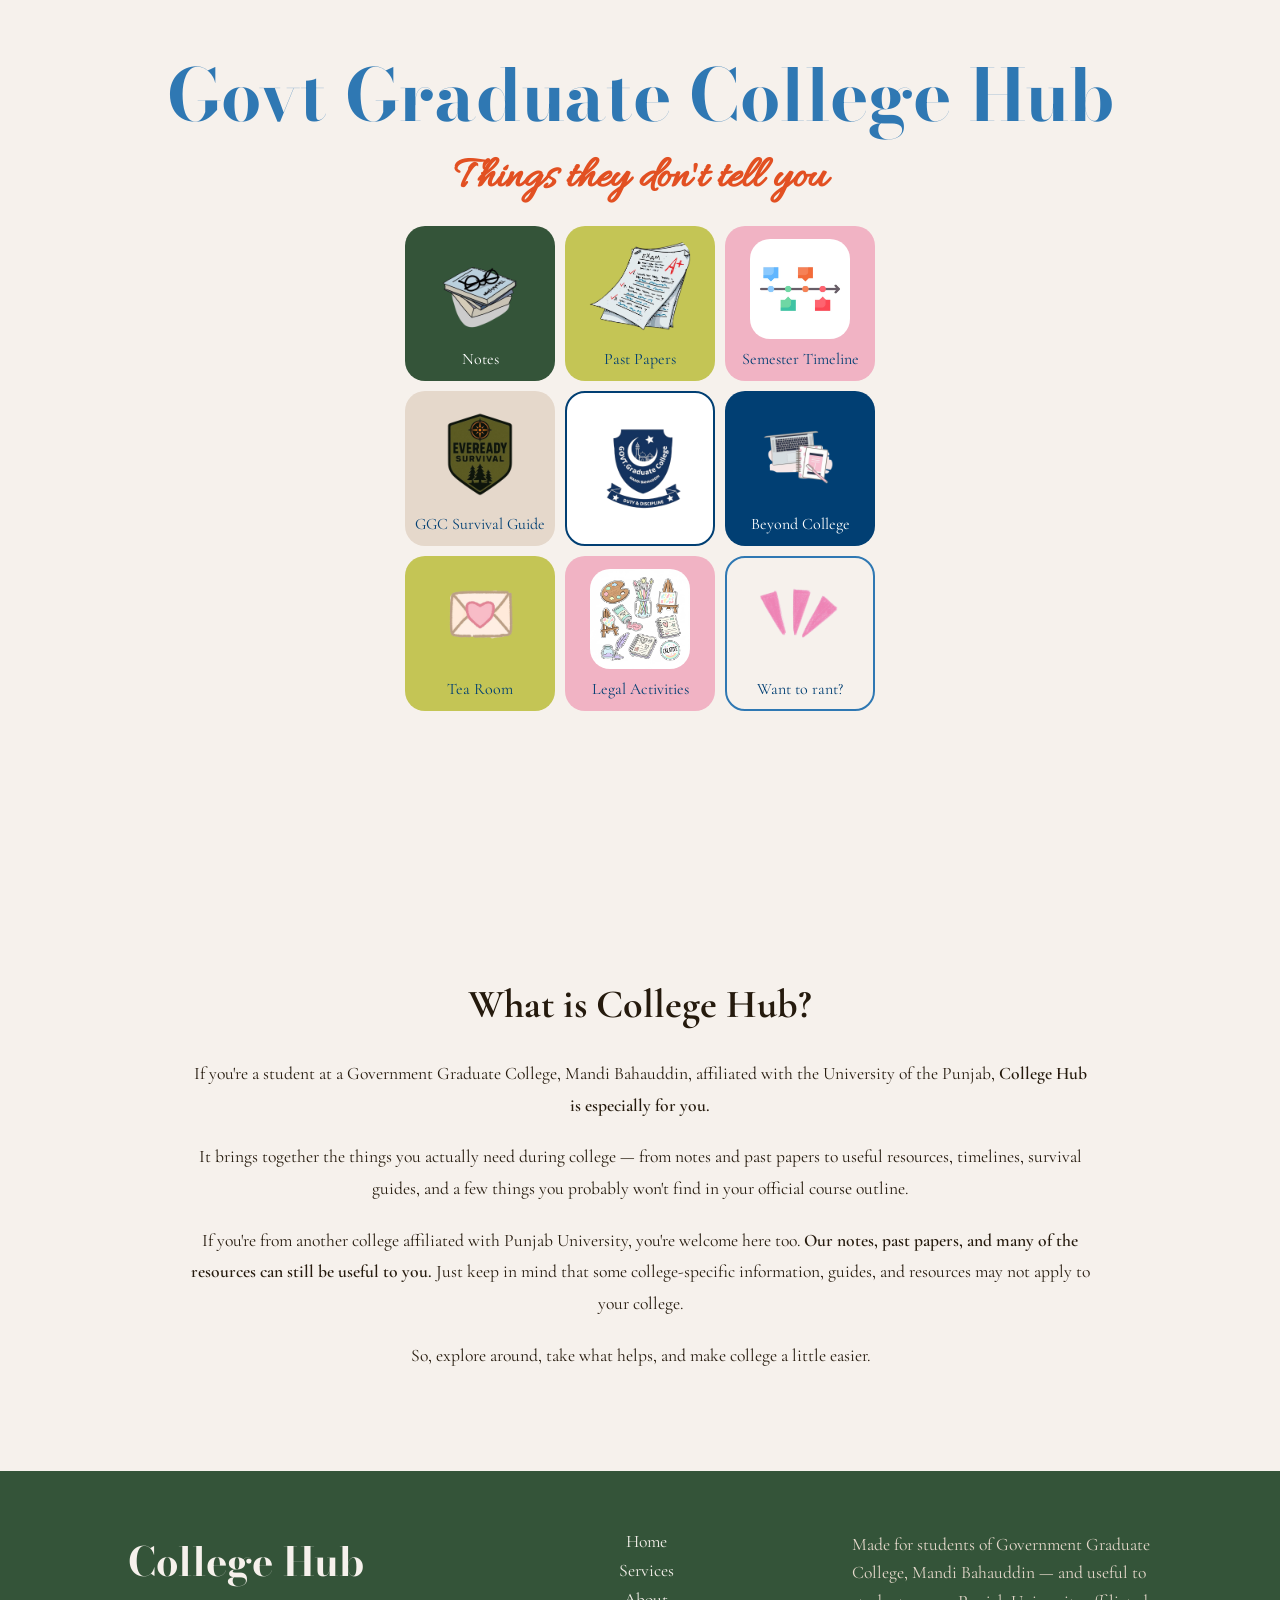
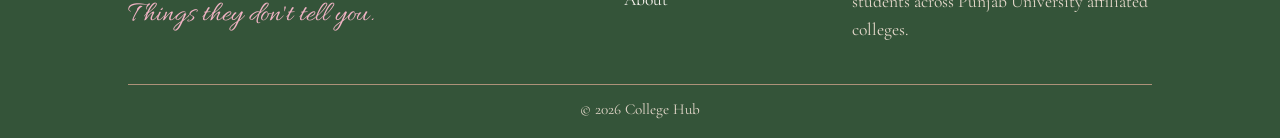
<file: index.html>
<!doctype html>
<html lang="en">

<head>
  <meta charset="UTF-8" />
  <meta name="viewport" content="width=device-width, initial-scale=1.0" />
  <title>Govt Graduate College Hub</title>
  <link rel="stylesheet" href="style.css" />

  <!-- Bodoni Moda Font -->
  <link rel="preconnect" href="https://fonts.googleapis.com">
  <link rel="preconnect" href="https://fonts.gstatic.com" crossorigin>
  <link
    href="https://fonts.googleapis.com/css2?family=Archivo+Black&family=Betania+Patmos&family=Bodoni+Moda:ital,opsz,wght@0,6..96,400..900;1,6..96,400..900&family=Caveat:wght@400..700&family=Dancing+Script:wght@400..700&family=Handlee&family=Playwrite+NZ+Guides&display=swap"
    rel="stylesheet">

  <!-- Allura Font -->
  <link rel="preconnect" href="https://fonts.googleapis.com">
  <link rel="preconnect" href="https://fonts.gstatic.com" crossorigin>
  <link
    href="https://fonts.googleapis.com/css2?family=Allura&family=Archivo+Black&family=Betania+Patmos&family=Bodoni+Moda:ital,opsz,wght@0,6..96,400..900;1,6..96,400..900&family=Caveat:wght@400..700&family=Dancing+Script:wght@400..700&family=Handlee&family=Playwrite+NZ+Guides&display=swap"
    rel="stylesheet">

  <!-- Cormorant Garamond Font -->
  <link rel="preconnect" href="https://fonts.googleapis.com">
  <link rel="preconnect" href="https://fonts.gstatic.com" crossorigin>
  <link
    href="https://fonts.googleapis.com/css2?family=Allura&family=Archivo+Black&family=Betania+Patmos&family=Bodoni+Moda:ital,opsz,wght@0,6..96,400..900;1,6..96,400..900&family=Caveat:wght@400..700&family=Cormorant+Garamond:ital,wght@0,300..700;1,300..700&family=Dancing+Script:wght@400..700&family=Handlee&family=Playwrite+NZ+Guides&display=swap"
    rel="stylesheet">
</head>
<body>
  <!-- Home Page -->

  <!-- Home section -->
  <section class="homeSection" id="home">
    <h1>Govt Graduate College Hub</h1>
    <h4>Things they don't tell you</h4>

    <div class="servicesDiv" id="services">
      <!-- Service 1 -->
      <div class="service" id="notesLink" data-page="notes.html">
        <img src="./imgs/notes.png" alt="">
        <p>Notes</p>
      </div>

      <!-- Service 2 -->
      <div class="service" id="pastPapersLink" data-page="pastPapers.html">
        <img src="./imgs/exam.png" alt="">
        <p>Past Papers</p>
      </div>
      <!-- Service 3 -->
      <div class="service" id="semesterTimelineLink" data-page="semesterTimeline.html">
        <img src="./imgs/Timeline Sticker PNG Images (Transparent HD Photo Clipart).jpg" alt="">
        <p>Semester Timeline</p>
      </div>
      <!-- Service 4 -->
      <div class="service" id="collegeSurvivalMapLink" data-page="clgSurvivalMap.html">
        <img src="./imgs/Wilderness_Foraging_Checklist_-_Printable_PDF_Survival_Guide-removebg-preview.png" alt="">
        <p>GGC Survival Guide</p>
      </div>
      <!-- Service 5 -->
      <div id="needToKnow" data-page="examSurvivalMap.html">
        <img src="./imgs/logo-2-removebg-preview.png" alt="">
      </div>
      <!-- Service 6 -->
      <div class="service" id="beyondCollegeLink" data-page="BeyondCollege.html">
        <img src="./imgs/resources.png" alt="">
        <p>Beyond College</p>
      </div>
      <!-- Service 7 -->
      <div class="service" id="teaRoomLink" data-page="teaRoom.html">
        <img src="./imgs/update.png" alt="">
        <p>Tea Room</p>
      </div>
      <!-- Service 8 -->
      <div class="service" id="legalActivitiesLink" data-page="legalActivities.html">
        <img src="./imgs/res.jpg"alt="">
        <p>Legal Activities</p>
      </div>
      <!-- Service 9 -->
      <div class="service" id="rantInputLink" data-page="rantInput.html">
        <img src="./imgs/rant.png" alt="">
        <p>Want to rant?</p>
      </div>
    </div>
  </section>

  <!-- About Section -->
<section class="introSection" id="about">

    <div class="introContent">

        <h2>What is College Hub?</h2>

        <p>
            If you're a student at a Government Graduate College, Mandi Bahauddin,
            affiliated with the University of the Punjab,
            <strong>College Hub is especially for you.</strong>
        </p>

        <p>
            It brings together the things you actually need during college —
            from notes and past papers to useful resources, timelines,
            survival guides, and a few things you probably won't find
            in your official course outline.
        </p>

        <p>
            If you're from another college affiliated with Punjab University,
            you're welcome here too.
            <strong>Our notes, past papers, and many of the resources
            can still be useful to you.</strong>
            Just keep in mind that some college-specific information,
            guides, and resources may not apply to your college.
        </p>

        <p>
            So, explore around, take what helps,
            and make college a little easier.
        </p>

    </div>

</section>



  <!-- Footer -->
  <footer>
    <div class="footerContent">

        <div class="footerBrand">
            <h2>College Hub</h2>
            <p>Things they don't tell you.</p>
        </div>

        <div class="footerLinks">
            <a href="#home">Home</a>
            <a href="#services">Services</a>
            <a href="#about">About</a>
        </div>

        <div class="footerNote">
            <p>
                Made for students of Government Graduate College,
                Mandi Bahauddin — and useful to students across
                Punjab University affiliated colleges.
            </p>
        </div>

    </div>

    <div class="footerBottom">
        <p>© 2026 College Hub</p>
    </div>
</footer>

  <script src="script.js"></script>
  </body>
</html>
</file>
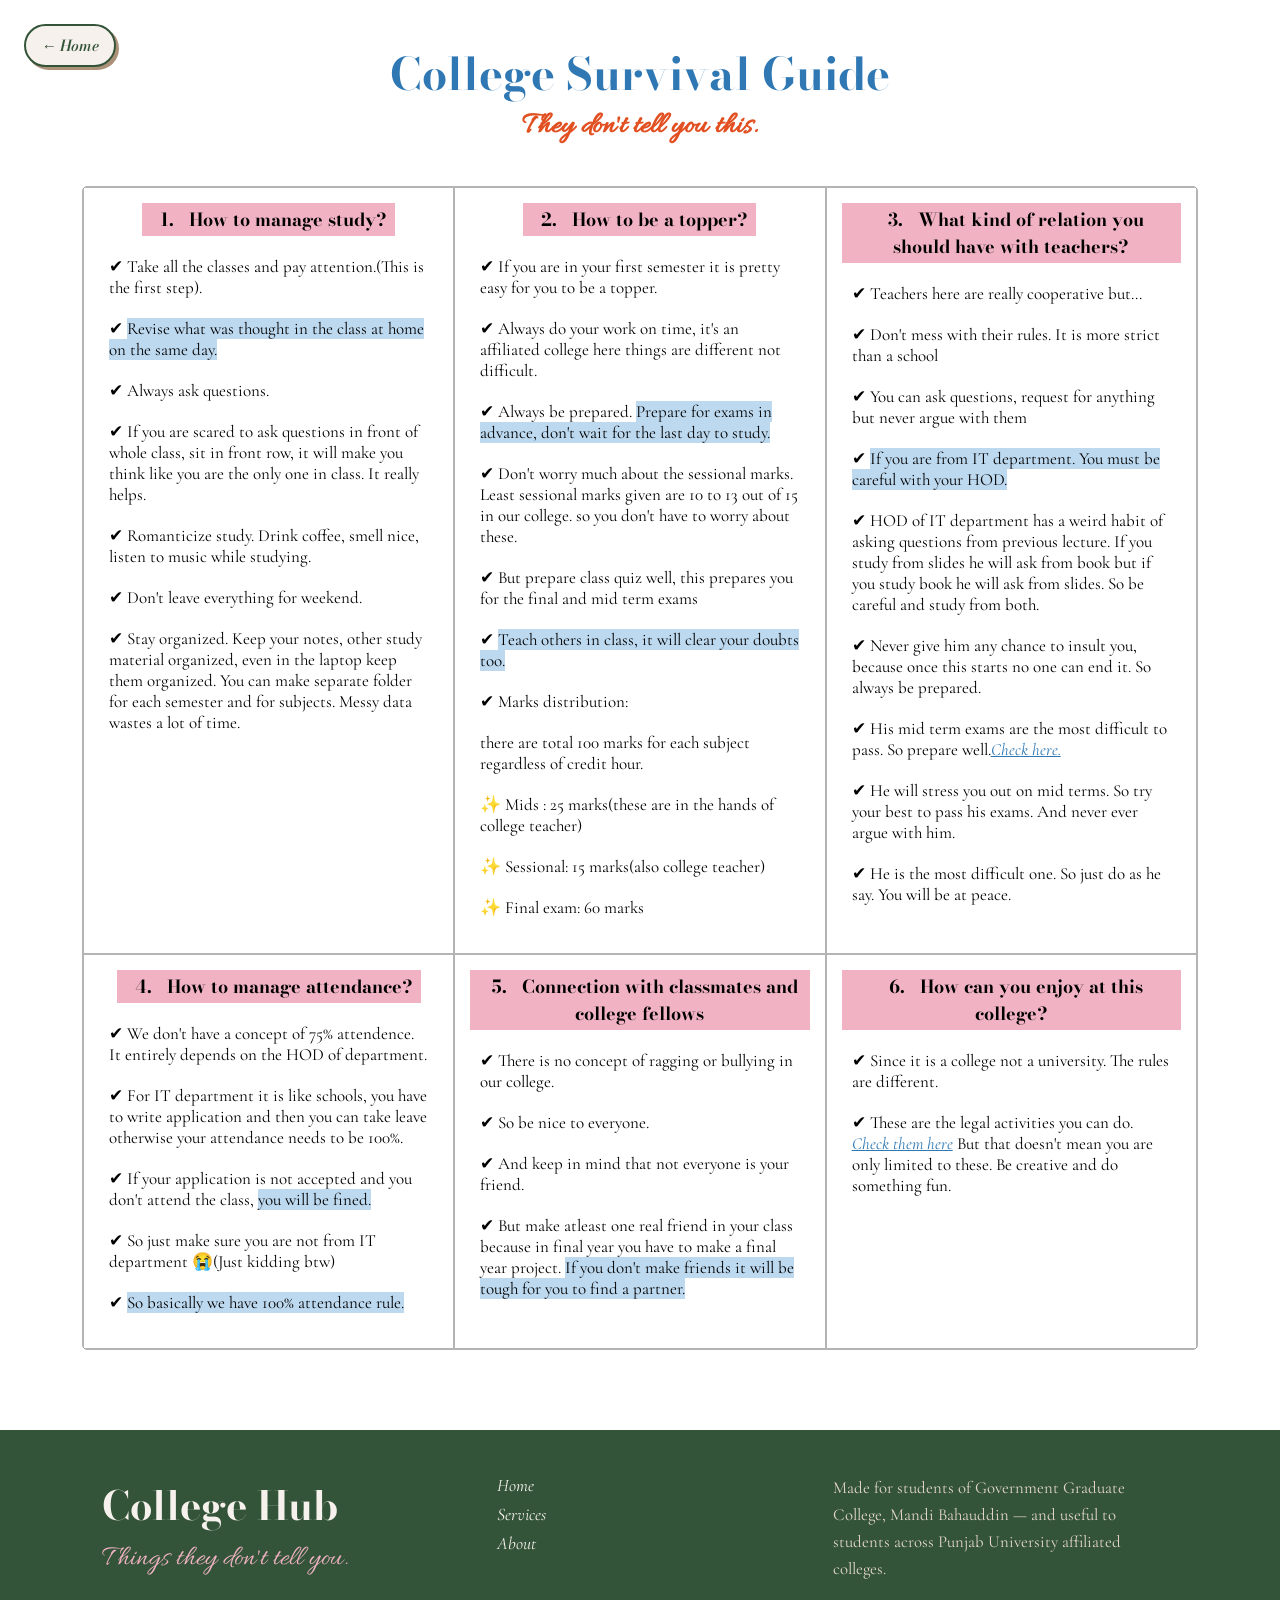
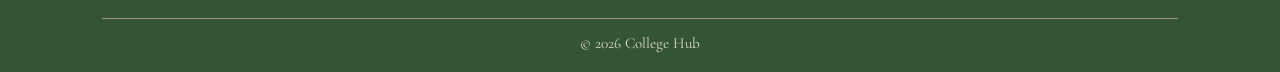
<file: html_pages/clgSurvivalMap.html>
<!DOCTYPE html>
<html lang="en">
<head>
    <meta charset="UTF-8">
    <meta name="viewport" content="width=device-width, initial-scale=1.0">
    <title>Document</title>
    <link rel="stylesheet" href="../css/clgSurvivalMap.css">
    <!-- Bodoni Moda Font -->
  <link rel="preconnect" href="https://fonts.googleapis.com">
  <link rel="preconnect" href="https://fonts.gstatic.com" crossorigin>
  <link
    href="https://fonts.googleapis.com/css2?family=Archivo+Black&family=Betania+Patmos&family=Bodoni+Moda:ital,opsz,wght@0,6..96,400..900;1,6..96,400..900&family=Caveat:wght@400..700&family=Dancing+Script:wght@400..700&family=Handlee&family=Playwrite+NZ+Guides&display=swap"
    rel="stylesheet">

  <!-- Allura Font -->
  <link rel="preconnect" href="https://fonts.googleapis.com">
  <link rel="preconnect" href="https://fonts.gstatic.com" crossorigin>
  <link
    href="https://fonts.googleapis.com/css2?family=Allura&family=Archivo+Black&family=Betania+Patmos&family=Bodoni+Moda:ital,opsz,wght@0,6..96,400..900;1,6..96,400..900&family=Caveat:wght@400..700&family=Dancing+Script:wght@400..700&family=Handlee&family=Playwrite+NZ+Guides&display=swap"
    rel="stylesheet">

  <!-- Cormorant Garamond Font -->
  <link rel="preconnect" href="https://fonts.googleapis.com">
  <link rel="preconnect" href="https://fonts.gstatic.com" crossorigin>
  <link
    href="https://fonts.googleapis.com/css2?family=Allura&family=Archivo+Black&family=Betania+Patmos&family=Bodoni+Moda:ital,opsz,wght@0,6..96,400..900;1,6..96,400..900&family=Caveat:wght@400..700&family=Cormorant+Garamond:ital,wght@0,300..700;1,300..700&family=Dancing+Script:wght@400..700&family=Handlee&family=Playwrite+NZ+Guides&display=swap"
    rel="stylesheet">

    <!--  Caveat font -->
<link rel="preconnect" href="https://fonts.googleapis.com">
<link rel="preconnect" href="https://fonts.gstatic.com" crossorigin>
<link href="https://fonts.googleapis.com/css2?family=Allura&family=Archivo+Black&family=Betania+Patmos&family=Bodoni+Moda:ital,opsz,wght@0,6..96,400..900;1,6..96,400..900&family=Caveat:wght@400..700&family=Cormorant+Garamond:ital,wght@0,300..700;1,300..700&family=Dancing+Script:wght@400..700&family=Handlee&family=Playwrite+NZ+Guides&display=swap" rel="stylesheet">
</head>
<body>
    <a href="../index.html" class="back">← Home</a>
    <div class="container">
        <h1>College Survival Guide</h1>
         <h3 class="para">They don't tell you this.</h3>
        <div class="map">
            <div class="box">
                <h3><span class="step">1.</span> How to manage study?</h3>
               
                <ul class="list">
                    <li>✔ Take all the classes and pay attention.(This is the first step).</li>
                    <li>✔ <span class="highlight">Revise what was thought in the class at home on the same day.</span></li>
                    <li>✔ Always ask questions.</li>
                    <li>✔ If you are scared to ask questions in front of whole class, sit in front row, it will make you think like you are the only one in class. It really helps.</li>
                    <li>✔ <span>Romanticize study.</span> Drink coffee, smell nice, listen to music while studying.</li>
                    <li>✔ Don't leave everything for weekend.</li>
                    <li>✔ <span>Stay organized.</span> Keep your notes, other study material organized, even in the laptop keep them organized. You can make separate folder for each semester and for subjects. Messy data wastes a lot of time.</li>

                </ul>
            </div>
             <div class="box">
                <h3><span class="step">2.</span> How to be a topper?</h3>
                <ul class="list">
                    <li>✔ If you are in your first semester it is pretty easy for you to be a topper.</li>
                    <li>✔ Always do your work on time, it's an affiliated college here things are different not difficult.</li>
                    <li>✔ Always be prepared. <span class="highlight">Prepare for exams in advance, don't wait for the last day to study.</span></li>
                    <li>✔ Don't worry much about the sessional marks. Least sessional marks given are 10 to 13 out of 15 in our college. so you don't have to worry about these.</li>
                    <li>✔ But prepare class quiz well, this prepares you for the final and mid term exams</li>
                    <li>✔ <span class="highlight">Teach others in class, it will clear your doubts too.</span></li>
                     <li>✔ Marks distribution: <li>there are total 100 marks for each subject regardless of credit hour.</li>
                     <li>✨ Mids : 25 marks(these are in the hands of college teacher)</li>
                     <li>✨ Sessional: 15 marks(also college teacher)</li>
                     <li>✨ Final exam: 60 marks</li>


                    </li>

                    

                </ul>
                
            </div>
            <div class="box">
                <h3><span class="step">3.</span> What kind of relation you should have with teachers?</h3>
                <ul class="list">
                    <li>✔ Teachers here are really cooperative but...</li>
                    <li>✔ Don't mess with their rules. It is more strict than a school</li>
                    <li>✔ You can ask questions, request for anything but never argue with them</li>
                    <li>✔ <span class="highlight">If you are from IT department. You must be careful with your HOD.</span></li>
                    <li>✔ HOD of IT department has a weird habit of asking questions from previous lecture. If you study from slides he will ask from book but if you study book he will ask from slides. So be careful and study from both.</li>
                    <li>✔ Never give him any chance to insult you, because once this starts no one can end it. So always be prepared.</li>
                    <li>✔ His mid term exams are the most difficult to pass. So prepare well.<a href="./examSurvivalMap.html">Check here.</a></li>
                    <li>✔ He will stress you out on mid terms. So try your best to pass his exams. And never ever argue with him.</li>
                    <li>✔ He is the most difficult one. So just do as he say. You will be at peace.</li>
                </ul>
            </div>
            <div class="box">
                <h3><span class="step">4.</span> How to manage attendance?</h3>
                <ul class="list">
                    <li>✔ We don't have a concept of 75% attendence. It entirely depends on the HOD of department.</li>
                    <li>✔ For IT department it is like schools, you have to write application and then you can take leave otherwise your attendance needs to be 100%.</li>
                    <li>✔ If your application is not accepted and you don't attend the class, <span class="highlight">you will be fined.</span></li>
                    <li>✔ So just make sure you are not from IT department 😭(Just kidding btw)</li>
                    <li>✔ <span class="highlight">So basically we have 100% attendance rule.</span></li>
                </ul>
            </div>
            <div class="box">
                <h3><span class="step">5.</span> Connection with classmates and college fellows</h3>
                 <ul class="list">
                    <li>✔ There is no concept of ragging or bullying in our college.</li>
                    <li>✔ So be nice to everyone.</li>
                    <li>✔ And keep in mind that not everyone is your friend.</li>
                    <li>✔ But make atleast one real friend in your class because in final year you have to make a final year project. <span class="highlight">If you don't make friends it will be tough for you to find a partner.</span></li>
                </ul>
            </div>
            <div class="box">
                <h3><span class="step">6.</span> How can you enjoy at this college?</h3>
                 <ul class="list">
                    <li>✔ Since it is a college not a university. The rules are different.</li>
                    <li>✔ These are the legal activities you can do. <a href="legalActivities.html">Check them here</a> But that doesn't mean you are only limited to these. Be creative and do something fun.</li>
                </ul>
            </div>
           
        </div>
    </div>
<footer>
    <div class="footerContent">

        <div class="footerBrand">
            <h2>College Hub</h2>
            <p>Things they don't tell you.</p>
        </div>

        <div class="footerLinks">
            <a href="../index.html">Home</a>
            <a href="../index.hmtl">Services</a>
            <a href="../index.html">About</a>
        </div>

        <div class="footerNote">
            <p>
                Made for students of Government Graduate College,
                Mandi Bahauddin — and useful to students across
                Punjab University affiliated colleges.
            </p>
        </div>

    </div>

    <div class="footerBottom">
        <p>© 2026 College Hub</p>
    </div>
</footer>
</body>
</html>
</file>
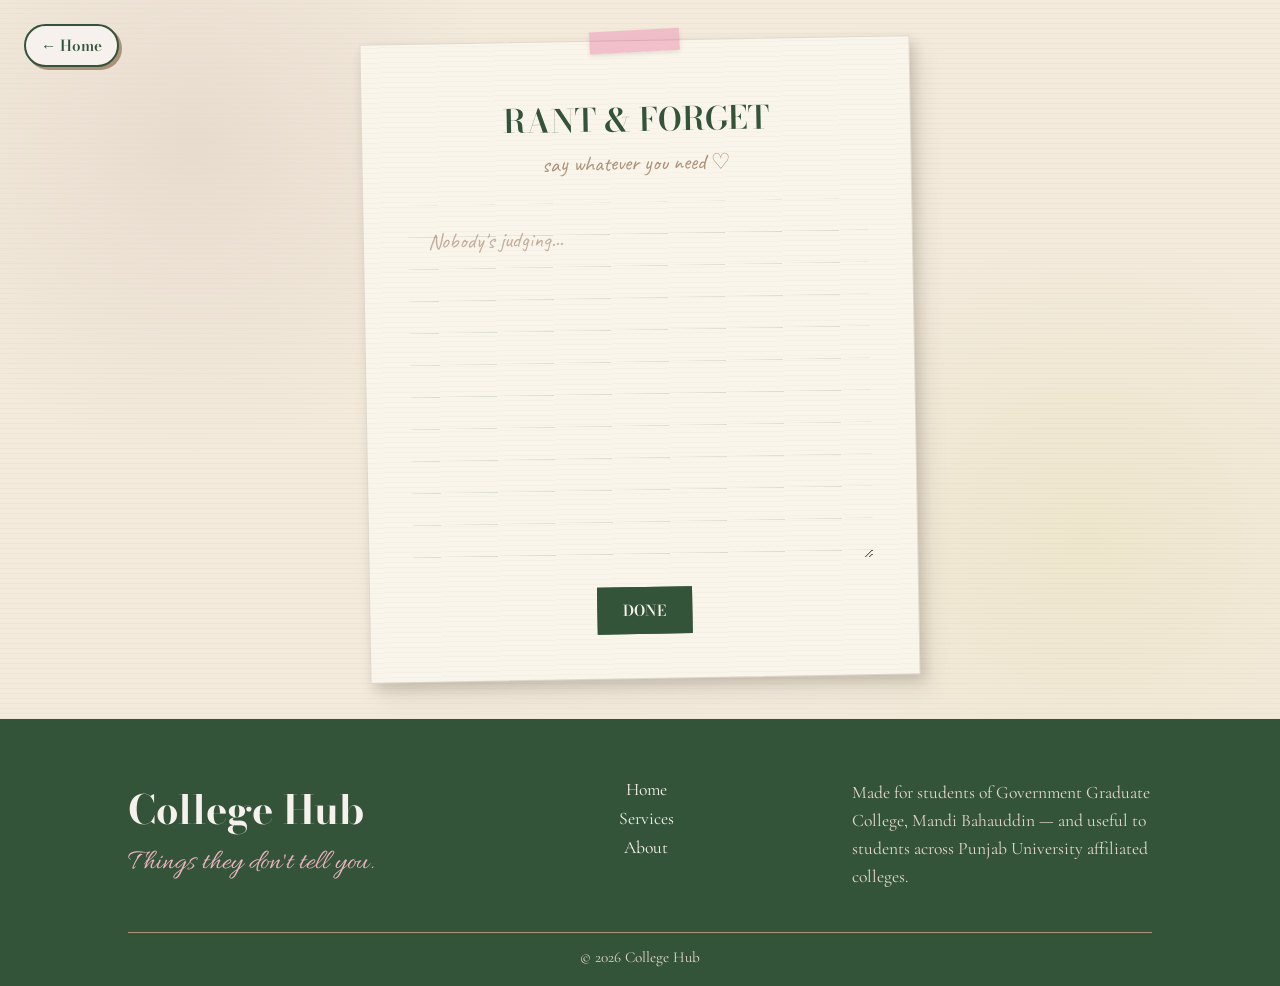
<file: html_pages/rantInput.html>
<!DOCTYPE html>
<html lang="en">
<head>
    <meta charset="UTF-8">
    <meta name="viewport" content="width=device-width, initial-scale=1.0">
    <title>Rant</title>
    <link rel="stylesheet" href="../css/rant.css">

  <!-- Bodoni Moda Font -->
  <link rel="preconnect" href="https://fonts.googleapis.com">
  <link rel="preconnect" href="https://fonts.gstatic.com" crossorigin>
  <link
    href="https://fonts.googleapis.com/css2?family=Archivo+Black&family=Betania+Patmos&family=Bodoni+Moda:ital,opsz,wght@0,6..96,400..900;1,6..96,400..900&family=Caveat:wght@400..700&family=Dancing+Script:wght@400..700&family=Handlee&family=Playwrite+NZ+Guides&display=swap"
    rel="stylesheet">

  <!-- Allura Font -->
  <link rel="preconnect" href="https://fonts.googleapis.com">
  <link rel="preconnect" href="https://fonts.gstatic.com" crossorigin>
  <link
    href="https://fonts.googleapis.com/css2?family=Allura&family=Archivo+Black&family=Betania+Patmos&family=Bodoni+Moda:ital,opsz,wght@0,6..96,400..900;1,6..96,400..900&family=Caveat:wght@400..700&family=Dancing+Script:wght@400..700&family=Handlee&family=Playwrite+NZ+Guides&display=swap"
    rel="stylesheet">

  <!-- Cormorant Garamond Font -->
  <link rel="preconnect" href="https://fonts.googleapis.com">
  <link rel="preconnect" href="https://fonts.gstatic.com" crossorigin>
  <link
    href="https://fonts.googleapis.com/css2?family=Allura&family=Archivo+Black&family=Betania+Patmos&family=Bodoni+Moda:ital,opsz,wght@0,6..96,400..900;1,6..96,400..900&family=Caveat:wght@400..700&family=Cormorant+Garamond:ital,wght@0,300..700;1,300..700&family=Dancing+Script:wght@400..700&family=Handlee&family=Playwrite+NZ+Guides&display=swap"
    rel="stylesheet">
</head>
<body>
      <a href="../index.html" class="back">← Home</a>

   <section class="rant-page">
   
  <div class="rant-paper">

    <!-- Writing state -->
    <div class="rant-writing">

      <h2>RANT & FORGET</h2>

      <p class="rant-subtitle">
        say whatever you need ♡
      </p>

      <textarea
        class="rant-input"
        placeholder="Nobody's judging..."
      ></textarea>

      <button class="done-btn" type="button">
        DONE
      </button>

    </div>


    <!-- Ready to burn state -->
    <div class="rant-ready">

      <h2>FEEL BETTER?</h2>

      <p>
        You don't have to keep any of this.
      </p>

      <button class="fly-btn" type="button">
        Fly Away
      </button>

      <small>
  Once it flies, it's gone.
</small>
    </div>


    <!-- Finished state -->
    <div class="rant-finished">

      <h2>IT'S GONE ♡</h2>

      <p>
        You can leave it here.
      </p>

      <button class="again-btn" type="button">
        WRITE ANOTHER
      </button>

    </div>

  </div>

</section>


<!-- Footer -->
  <footer>
    <div class="footerContent">

        <div class="footerBrand">
            <h2>College Hub</h2>
            <p>Things they don't tell you.</p>
        </div>

        <div class="footerLinks">
            <a href="#home">Home</a>
            <a href="#services">Services</a>
            <a href="#about">About</a>
        </div>

        <div class="footerNote">
            <p>
                Made for students of Government Graduate College,
                Mandi Bahauddin — and useful to students across
                Punjab University affiliated colleges.
            </p>
        </div>

    </div>

    <div class="footerBottom">
        <p>© 2026 College Hub</p>
    </div>
</footer>
<script src="../js/rant.js"></script>
</body>
</html>
</file>
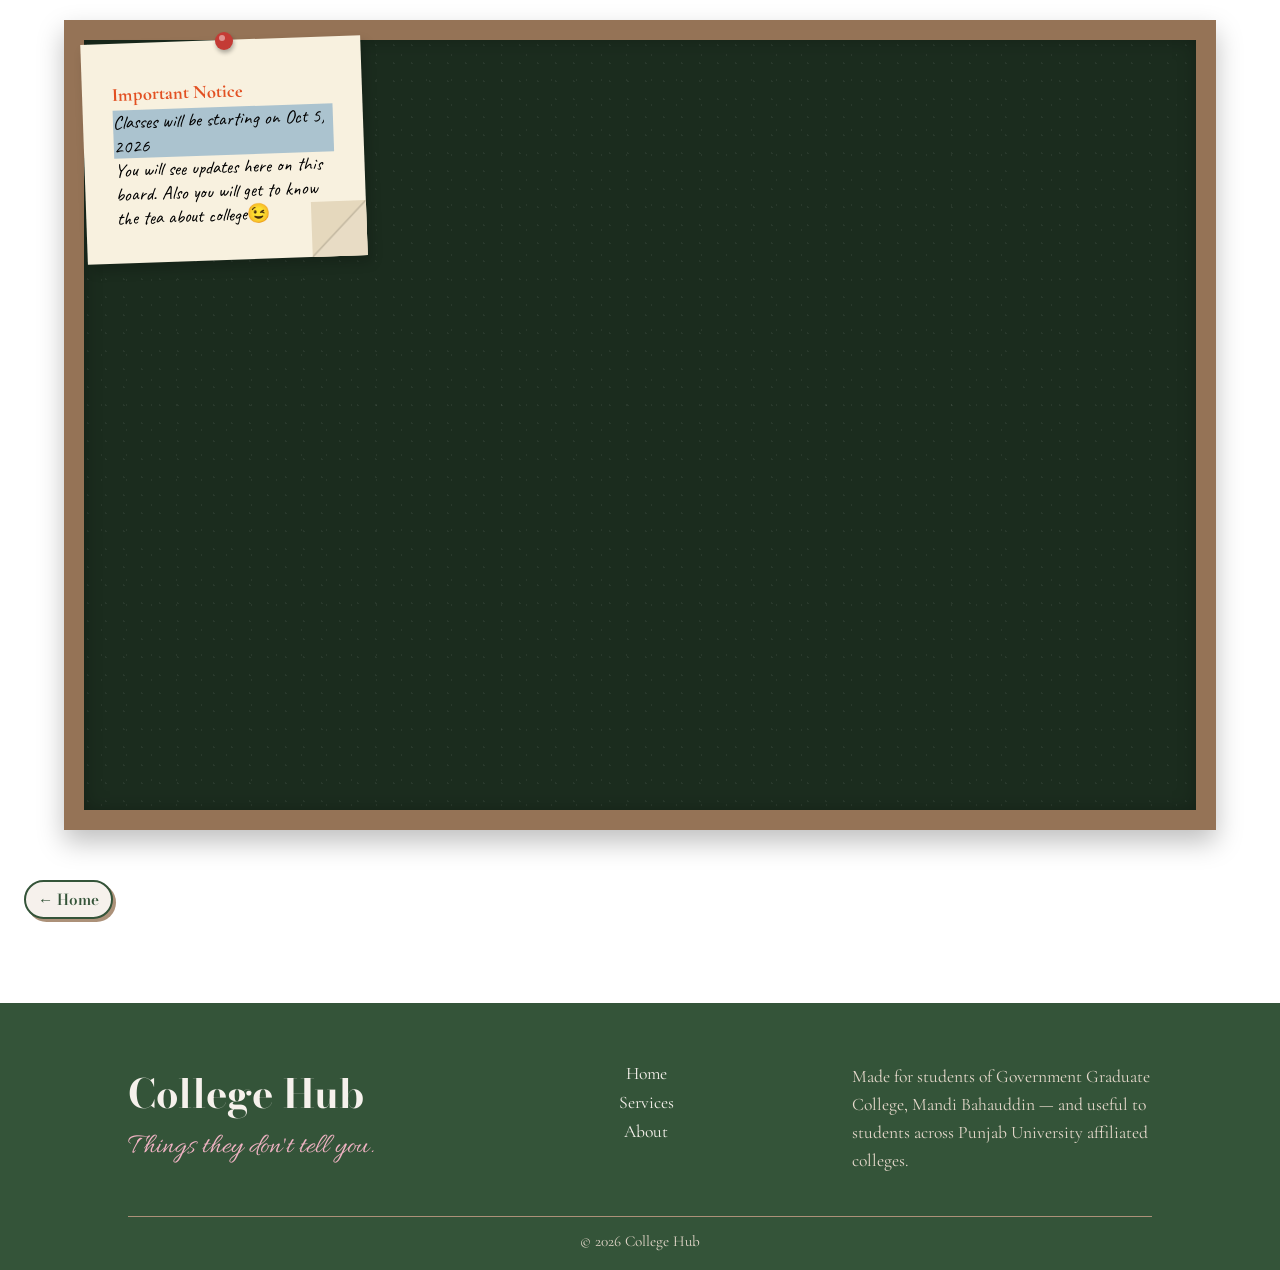
<file: html_pages/teaRoom.html>
<!doctype html>
<html lang="en">
  <head>
    <meta charset="UTF-8" />
    <meta name="viewport" content="width=device-width, initial-scale=1.0" />
    <title>Tea room</title>
    <link rel="stylesheet" href="../css/teaRoom.css" />
    <!-- Cormorant Garamond Font -->
  <link rel="preconnect" href="https://fonts.googleapis.com">
  <link rel="preconnect" href="https://fonts.gstatic.com" crossorigin>
  <link
    href="https://fonts.googleapis.com/css2?family=Allura&family=Archivo+Black&family=Betania+Patmos&family=Bodoni+Moda:ital,opsz,wght@0,6..96,400..900;1,6..96,400..900&family=Caveat:wght@400..700&family=Cormorant+Garamond:ital,wght@0,300..700;1,300..700&family=Dancing+Script:wght@400..700&family=Handlee&family=Playwrite+NZ+Guides&display=swap"
    rel="stylesheet">
    <!--  Caveat font -->
    <link rel="preconnect" href="https://fonts.googleapis.com" />
    <link rel="preconnect" href="https://fonts.gstatic.com" crossorigin />
    <link
      href="https://fonts.googleapis.com/css2?family=Allura&family=Archivo+Black&family=Betania+Patmos&family=Bodoni+Moda:ital,opsz,wght@0,6..96,400..900;1,6..96,400..900&family=Caveat:wght@400..700&family=Cormorant+Garamond:ital,wght@0,300..700;1,300..700&family=Dancing+Script:wght@400..700&family=Handlee&family=Playwrite+NZ+Guides&display=swap"
      rel="stylesheet"
    />
  </head>
  <body>
 

    <div class="noticeBoard">
      <div class="notice">
        <div class="pin"></div>

        <div class="paper">
          <h3 class="teaHead">Important Notice</h3>
          <p class="teaPara">Classes will be starting on Oct 5, 2026</p>
          <p class="para">
            You will see updates here on this board. Also you will get to know
            the tea about college😉
          </p>
        </div>
      </div>
    </div>
       <a href="../index.html" class="back">← Home</a>

  <!-- Footer -->
  <footer>
    <div class="footerContent">

        <div class="footerBrand">
            <h2>College Hub</h2>
            <p>Things they don't tell you.</p>
        </div>

        <div class="footerLinks">
            <a href="#home">Home</a>
            <a href="#services">Services</a>
            <a href="#about">About</a>
        </div>

        <div class="footerNote">
            <p>
                Made for students of Government Graduate College,
                Mandi Bahauddin — and useful to students across
                Punjab University affiliated colleges.
            </p>
        </div>

    </div>

    <div class="footerBottom">
        <p>© 2026 College Hub</p>
    </div>
</footer>
  </body>
</html>
</file>
<file: style.css>
* {
  margin: 0;
  padding: 0;
  box-sizing: border-box;
}

:root {
  --paper: #f6f1ec;
  --forest: #345439;
  --ink: #251a0d;
  --blue: #2f78b3;
  --Darkblue: #013f73;
  --orange: #e25022;
  --pink: #f1b3c4;
  --lime: #c4c555;
  --beige: #e5d8cb;
  --taupe: #ac9179;
}

/* ========================= HOME SECTION ========================= */
.homeSection {
  min-height: 100vh;
  width: 100%;
  background: var(--paper);
  display: flex;
  flex-direction: column;
  align-items: center;
  padding: 40px 20px;
}

.homeSection h1 {
  font-family: "Bodoni Moda", serif;
  margin-top: 0;
  font-size: clamp(3rem, 8vh, 5.5rem);
  color: var(--blue);
  text-align: center;
}

.homeSection h4 {
  font-family: "Allura", cursive;
  font-size: clamp(2rem, 5vh, 3.5rem);
  color: var(--orange);
  text-align: center;
}

/* ========================= SERVICES ========================= */
.servicesDiv {
  display: grid;
  grid-template-columns: repeat(3, 150px);
  gap: 10px;
  margin-top: 20px;
}

.service {
  width: 150px;
  height: 155px;
  display: flex;
  flex-direction: column;
  align-items: center;
  justify-content: center;
  border: none;
  border-radius: 20px;
  gap: 10px;
  transition: transform 1.2s ease;
  font-family: "Cormorant Garamond", serif;
  cursor: pointer;
}

.service img {
  height: 100px;
  max-width: 100%;
  border: none;
  border-radius: 20px;
}

/* Service Colors */
#notesLink {
  background: var(--forest);
  color: white;
}

#pastPapersLink {
  background: var(--lime);
  color: var(--Darkblue);
}

#semesterTimelineLink {
  background: var(--pink);
  color: var(--Darkblue);
}

#collegeSurvivalMapLink {
  border: none;
  background: var(--beige);
  color: var(--Darkblue);
}

#needToKnow{
   width: 150px;
  height: 155px;
  display: flex;
  flex-direction: column;
  align-items: center;
  justify-content: center;
  border: none;
  border-radius: 20px;
  gap: 10px;
  transition: transform 1.2s ease;
  font-family: "Cormorant Garamond", serif;
  background: white;
  border: 2px solid var(--Darkblue);
  
}
#needToKnow img{
  height: 100px;
  max-width: 100%;
  border: none;
  border-radius: 20px;
}
#beyondCollegeLink {
  background: var(--Darkblue);
  color: white;
}

#teaRoomLink {
  background: var(--lime);
  color: var(--Darkblue);
}

#legalActivitiesLink {
  background: var(--pink);
  color: var(--Darkblue);
}

#rantInputLink {
  border: 2px solid var(--blue);
  color: var(--Darkblue);
}

/* Hover */
.service:hover {
  border: 2px solid var(--orange);
  transform: translateY(-4px);
}

.service:active {
  border: 4px solid var(--orange);
}

/* ========================= ABOUT SECTION ========================= */
.introSection {
  padding: 80px 10%;
  background-color: var(--paper);
  font-family: "Cormorant Garamond", serif;
}

.introContent {
  width: 100%;
  max-width: 900px;
  margin: 0 auto;
  text-align: center;
}

.introContent h2 {
  font-size: clamp(2rem, 5vw, 2.5rem);
  margin-bottom: 30px;
  color: var(--ink);
}

.introContent p {
  font-size: clamp(1rem, 2vw, 1.1rem);
  line-height: 1.8;
  margin-bottom: 20px;
  color: var(--ink);
  font-family: "Cormorant Garamond", serif;
}

.introContent strong {
  font-weight: 600;
}

/* ========================= FOOTER ========================= */
footer {
  background-color: var(--forest);
  color: var(--paper);
  padding: 60px 10% 20px;
  font-family: "Cormorant Garamond", serif;
}

.footerContent {
  display: flex;
  justify-content: space-between;
  align-items: flex-start;
  gap: 50px;
  max-width: 1100px;
  margin: 0 auto;
}

/* Brand */
.footerBrand {
  flex: 1;
}

.footerBrand h2 {
  font-family: "Bodoni Moda", serif;
  font-size: clamp(2rem, 4vw, 2.5rem);
  color: var(--paper);
  margin-bottom: 5px;
}

.footerBrand p {
  font-family: "Allura", cursive;
  font-size: clamp(1.5rem, 3vw, 1.8rem);
  color: var(--pink);
}

/* Navigation */
.footerLinks {
  display: flex;
  flex-direction: column;
  align-items: center;
  gap: 8px;
  flex: 1;
}

.footerLinks a {
  font-family: "Cormorant Garamond", serif;
  font-size: 1.1rem;
  color: var(--paper);
  text-decoration: none;
  transition: color 0.3s ease;
}

.footerLinks a:hover {
  color: var(--lime);
}

/* Description */
.footerNote {
  max-width: 300px;
}

.footerNote p {
  font-size: 1.1rem;
  line-height: 1.6;
  color: var(--beige);
}

/* Bottom */
.footerBottom {
  max-width: 1100px;
  margin: 40px auto 0;
  padding-top: 15px;
  border-top: 1px solid var(--taupe);
  text-align: center;
}

.footerBottom p {
  font-family: "Cormorant Garamond", serif;
  font-size: 0.95rem;
  color: var(--beige);
}

/* ========================= TABLET ========================= */
@media (max-width: 900px) {
  .servicesDiv {
    grid-template-columns: repeat(3, 120px);
    gap: 8px;
  }

  .service {
    width: 120px;
    height: 125px;
  }

  .service img {
    height: 75px;
  }

  .footerContent {
    gap: 30px;
  }
}

/* ========================= MOBILE ========================= */
@media (max-width: 600px) {
  .homeSection {
    min-height: 100vh;
    padding: 30px 15px 40px;
  }

  .homeSection h1 {
    margin-top: 0;
    font-size: clamp(2.8rem, 14vw, 4rem);
  }

  .homeSection h4 {
    font-size: clamp(1.8rem, 9vw, 2.8rem);
  }

  /* Services */
  .servicesDiv {
    grid-template-columns: repeat(3, 100px);
    gap: 7px;
  }

  .service {
    width: 100px;
    height: 105px;
    border-radius: 15px;
    gap: 5px;
  }

  .service img {
    height: 60px;
    border-radius: 15px;
  }

  .service p {
    font-size: 0.9rem;
    text-align: center;
  }

  /* About */
  .introSection {
    padding: 60px 8%;
  }

  .introContent h2 {
    margin-bottom: 20px;
  }

  .introContent p {
    line-height: 1.7;
  }

  /* Footer */
  footer {
    padding: 50px 8% 20px;
  }

  .footerContent {
    flex-direction: column;
    align-items: center;
    text-align: center;
    gap: 30px;
  }

  .footerBrand {
    width: 100%;
  }

  .footerLinks {
    flex-direction: row;
    justify-content: center;
    flex-wrap: wrap;
    gap: 10px 25px;
    width: 100%;
  }

  .footerNote {
    max-width: 100%;
  }

  .footerBottom {
    margin-top: 30px;
  }
}

/* ========================= SMALL PHONES ========================= */
@media (max-width: 380px) {
  .homeSection {
    padding-left: 10px;
    padding-right: 10px;
  }

  .servicesDiv {
    grid-template-columns: repeat(3, 85px);
    gap: 5px;
  }

  .service {
    width: 85px;
    height: 90px;
    border-radius: 12px;
  }

  .service img {
    height: 50px;
    border-radius: 12px;
  }

  .service p {
    font-size: 0.75rem;
  }

  .introSection {
    padding: 50px 6%;
  }

  footer {
    padding-left: 6%;
    padding-right: 6%;
  }
}
</file>
<file: css/clgSurvivalMap.css>
* {
    padding: 0;
    margin: 0;
    box-sizing: border-box;
}

:root {
    --paper: #f6f1ec;
    --forest: #345439;
    --ink: #251a0d;
    --blue: #2f78b3;
    --lightBlue: #a1c9eab2;
    --Darkblue: #013f73;
    --orange: #e25022;
    --pink: #f1b3c4;
    --lime: #c4c555;
    --beige: #e5d8cb;
    --taupe: #ac9179;
}
.back {
    position: fixed;
    top: 24px;
    left: 24px;
    z-index: 100;

    display: inline-flex;
    align-items: center;
    gap: 6px;

    padding: 8px 15px;

    background: var(--paper);
    color: var(--forest);

    border: 2px solid var(--forest);
    border-radius: 999px;

    font-family: "Bodoni Moda", serif;
    font-size: 0.95rem;
    font-weight: 600;
    text-decoration: none;

    box-shadow: 3px 3px 0 var(--taupe);

    transition: 
        transform 0.2s ease,
        box-shadow 0.2s ease,
        background 0.2s ease,
        color 0.2s ease;
}

.back:hover {
    background: var(--lime);
    color: var(--ink);

    transform: translate(-2px, -2px);
    box-shadow: 5px 5px 0 var(--forest);
}

.back:active {
    transform: translate(2px, 2px);
    box-shadow: 1px 1px 0 var(--forest);
}

@media (max-width: 600px) {
    .back {
        top: 14px;
        left: 14px;
        padding: 7px 12px;
        font-size: 0.85rem;
    }
}
/* ========================= MAIN ========================= */

.container {
    display: flex;
    flex-direction: column;
    flex: 1;
    justify-content: center;
    align-items: center;
    width: 100%;
    padding: 20px;
    font-size: 25px;
}

.container h1 {
    font-family: "Bodoni Moda", serif;
    color: var(--blue);
    margin-top: 20px;
    text-align: center;
    font-size: clamp(2rem, 5vw, 2.8rem);
}

.para {
    font-family: "Allura", cursive;
    color: var(--orange);
    font-size: clamp(1.8rem, 4vw, 1.9rem);
    margin-bottom: 20px;
    text-align: center;
}

/* ========================= MAP ========================= */

.map {
    display: grid;
    grid-template-columns: repeat(3, 1fr);
    border: 0.3px solid rgba(0, 0, 0, 0.294);
    border-radius: 5px;
    width: min(90%, 1200px);
    margin: 20px 0;
    overflow: hidden;
}

.box {
    border: 0.3px solid rgba(0, 0, 0, 0.294);
    display: flex;
    flex-direction: column;
    align-items: center;
    padding: 15px;
    min-width: 0;
}

.box h3 {
    font-family: "Bodoni Moda", serif;
    font-size: 18px;
    font-weight: bold;
    background: var(--pink);
    text-align: center;
    padding: 3px 8px;
}

.step {
    font-size: 18px;
    padding: 5px 10px;
    text-align: center;
}

.list {
    margin: 10px auto;
    list-style: none;
    font-family: "Cormorant Garamond", serif;
    font-size: 17px;
    width: 100%;
}

.list li {
    padding: 10px;
    overflow-wrap: break-word;
}

.highlight {
    background: var(--lightBlue);
}

/* ========================= IMAGE ========================= */

img {
    width: auto;
    max-width: 100%;
    height: 170px;
    object-fit: contain;
    margin-top: 20px;
    border: none;
    border-radius: 20px;
}

a {
    color: var(--blue);
    font-style: italic;
    overflow-wrap: break-word;
}

a:hover {
    color: var(--orange);
}


/* ========================= FOOTER ========================= */

footer {
    width: 100%;
    margin-top: 40px;
    background-color: var(--forest);
    color: var(--paper);
    padding: 45px 8% 20px;
    font-family: "Cormorant Garamond", serif;
}

.footerContent {
    max-width: 1100px;
    margin: 0 auto;
    display: grid;
    grid-template-columns: 1.2fr 1fr 1.2fr;
    gap: 50px;
    align-items: start;
}

/* Brand */

.footerBrand h2 {
    font-family: "Bodoni Moda", serif;
    font-size: clamp(2rem, 4vw, 2.5rem);
    color: var(--paper);
    margin-bottom: 5px;
}

.footerBrand p {
    font-family: "Allura", cursive;
    font-size: clamp(1.5rem, 3vw, 1.8rem);
    color: var(--pink);
}

/* Navigation */

.footerLinks {
    display: flex;
    flex-direction: column;
    align-items: flex-start;
    gap: 8px;
}

.footerLinks a {
    font-family: "Cormorant Garamond", serif;
    font-size: 1.1rem;
    color: var(--paper);
    text-decoration: none;
    transition: color 0.3s ease;
}

.footerLinks a:hover {
    color: var(--lime);
}

/* Description */

.footerNote {
    max-width: 300px;
}

.footerNote p {
    font-size: 1.05rem;
    line-height: 1.6;
    color: var(--beige);
}

/* Bottom */

.footerBottom {
    max-width: 1100px;
    margin: 35px auto 0;
    padding-top: 15px;
    border-top: 1px solid var(--taupe);
    text-align: center;
}

.footerBottom p {
    font-family: "Cormorant Garamond", serif;
    font-size: 0.95rem;
    color: var(--beige);
}


/* ========================= TABLET ========================= */

@media (max-width: 900px) {

    .container {
        padding: 15px;
    }

    .map {
        grid-template-columns: repeat(2, 1fr);
        width: 94%;
    }

    .box {
        padding: 12px;
    }

    .box h3 {
        font-size: 17px;
    }

    .step {
        font-size: 17px;
    }

    .list {
        font-size: 16px;
    }

    .footerContent {
        grid-template-columns: 1fr 1fr;
        gap: 35px;
    }

    .footerNote {
        grid-column: 1 / -1;
        max-width: 500px;
    }
}


/* ========================= MOBILE ========================= */

@media (max-width: 600px) {

    .container {
        padding: 10px;
    }

    .container h1 {
        margin-top: 10px;
    }

    .para {
        margin-bottom: 10px;
    }

    .map {
        grid-template-columns: 1fr;
        width: 96%;
        margin: 15px 0;
    }

    .box {
        width: 100%;
        padding: 15px;
    }

    .box h3 {
        font-size: 17px;
    }

    .step {
        font-size: 16px;
    }

    .list {
        font-size: 16px;
        max-width: 500px;
    }

    .list li {
        padding: 8px;
    }

    img {
        height: auto;
        width: min(100%, 250px);
    }


    /* Footer */

    footer {
        padding: 40px 8% 18px;
    }

    .footerContent {
        display: flex;
        flex-direction: column;
        align-items: center;
        text-align: center;
        gap: 25px;
    }

    .footerBrand {
        width: 100%;
    }

    .footerLinks {
        align-items: center;
        gap: 7px;
    }

    .footerLinks a {
        font-size: 1rem;
    }

    .footerNote {
        max-width: 100%;
    }

    .footerNote p {
        font-size: 1rem;
    }

    .footerBottom {
        margin-top: 25px;
    }
}


/* ========================= SMALL PHONES ========================= */

@media (max-width: 380px) {

    .container {
        padding: 8px;
    }

    .map {
        width: 100%;
    }

    .box {
        padding: 12px 10px;
    }

    .box h3 {
        font-size: 16px;
    }

    .step {
        font-size: 15px;
    }

    .list {
        font-size: 15px;
    }

    img {
        width: min(100%, 220px);
    }


    /* Footer */

    footer {
        padding-left: 6%;
        padding-right: 6%;
    }

    .footerBrand h2 {
        font-size: 1.8rem;
    }

    .footerBrand p {
        font-size: 1.4rem;
    }

    .footerBottom p {
        font-size: 0.85rem;
    }
}
</file>
<file: css/rant.css>
* {
  margin: 0;
  padding: 0;
  box-sizing: border-box;
}

:root {
  --paper: #f6f1ec;
  --forest: #345439;
  --ink: #251a0d;
  --blue: #2f78b3;
  --Darkblue: #013f73;
  --orange: #e25022;
  --pink: #f1b3c4;
  --lime: #c4c555;
  --beige: #e5d8cb;
  --taupe: #ac9179;
}
.back {
    position: fixed;
    top: 24px;
    left: 24px;
    z-index: 100;

    display: inline-flex;
    align-items: center;
    gap: 6px;

    padding: 8px 15px;

    background: var(--paper);
    color: var(--forest);

    border: 2px solid var(--forest);
    border-radius: 999px;

    font-family: "Bodoni Moda", serif;
    font-size: 0.95rem;
    font-weight: 600;
    text-decoration: none;

    box-shadow: 3px 3px 0 var(--taupe);

    transition: 
        transform 0.2s ease,
        box-shadow 0.2s ease,
        background 0.2s ease,
        color 0.2s ease;
}

.back:hover {
    background: var(--lime);
    color: var(--ink);

    transform: translate(-2px, -2px);
    box-shadow: 5px 5px 0 var(--forest);
}

.back:active {
    transform: translate(2px, 2px);
    box-shadow: 1px 1px 0 var(--forest);
}

@media (max-width: 600px) {
    .back {
        top: 14px;
        left: 14px;
        padding: 7px 12px;
        font-size: 0.85rem;
    }
}
.rant-page {
  position: relative;
  width: 100%;
  min-height: 100%;
  padding: 40px;
  display: flex;
  justify-content: center;
  align-items: center;

  background:
    radial-gradient(
      circle at 15% 20%,
      rgba(229, 216, 203, 0.8) 0,
      transparent 25%
    ),
    radial-gradient(
      circle at 85% 75%,
      rgba(196, 197, 85, 0.12) 0,
      transparent 25%
    ),
    repeating-linear-gradient(
      0deg,
      rgba(37, 26, 13, 0.025) 0px,
      rgba(37, 26, 13, 0.025) 1px,
      transparent 1px,
      transparent 5px
    ),
    #f3eadc;
}


/* Paper */

.rant-paper {
  position: relative;
  width: 90%;
  max-width: 550px;
  min-height: 600px;
  padding: 55px 45px 45px;

  background:
    repeating-linear-gradient(
      0deg,
      rgba(37, 26, 13, 0.018) 0px,
      rgba(37, 26, 13, 0.018) 1px,
      transparent 1px,
      transparent 5px
    ),
    #faf5eb;

  box-shadow:
    4px 6px 12px rgba(37, 26, 13, 0.15),
    10px 15px 25px rgba(37, 26, 13, 0.08);

  transform: rotate(-1deg);
}


/* Little paper edge */

.rant-paper::after {
  content: "";
  position: absolute;
  inset: 0;

  border: 1px solid rgba(37, 26, 13, 0.12);

  pointer-events: none;
}


/* Tape */

.rant-paper::before {
  content: "";
  position: absolute;

  width: 90px;
  height: 22px;

  top: -10px;
  left: 50%;

  transform: translateX(-50%) rotate(-2deg);

  background: rgba(241, 179, 196, 0.8);

  box-shadow:
    0 2px 4px rgba(37, 26, 13, 0.1);
}


/* Writing state */

.rant-writing {
  position: relative;
  z-index: 1;

  display: flex;
  flex-direction: column;
  align-items: center;
}


.rant-writing h2,
.rant-ready h2,
.rant-finished h2 {
  font-family: "Bodoni Moda", serif;
  font-size: 32px;
  font-weight: 600;
  color: var(--forest);
  text-align: center;
  margin-bottom: 5px;
}


.rant-subtitle {
  font-family: "Caveat", cursive;
  font-size: 22px;
  color: var(--taupe);
  margin-bottom: 25px;
}


/* Text area */

.rant-input {
  width: 100%;
  min-height: 360px;

  padding: 20px;

  resize: vertical;

  border: none;
  outline: none;

  background:
    repeating-linear-gradient(
      to bottom,
      transparent 0px,
      transparent 31px,
      rgba(52, 84, 57, 0.15) 32px
    );

  font-family: "Caveat", cursive;
  font-size: 22px;
  line-height: 32px;

  color: var(--ink);
}


.rant-input::placeholder {
  color: var(--taupe);
  opacity: 0.7;
}


/* Button */

.done-btn,
.fly-btn,
.again-btn {
  margin-top: 25px;

  padding: 10px 24px;

  border: 2px solid var(--forest);
  background: var(--forest);

  color: var(--paper);

  font-family: "Bodoni Moda", serif;
  font-size: 15px;
  font-weight: 600;

  cursor: pointer;

  transition:
    transform 0.2s ease,
    background 0.2s ease,
    color 0.2s ease;
}


.done-btn:hover,
.fly-btn:hover,
.again-btn:hover {
  transform: translateY(-2px) rotate(-1deg);
  background: transparent;
  color: var(--forest);
}


/* Ready state */

.rant-ready,
.rant-finished {
  position: absolute;
  inset: 0;

  display: none;

  flex-direction: column;
  align-items: center;
  justify-content: center;

  text-align: center;

  padding: 45px;
}


.rant-ready p,
.rant-finished p {
  font-family: "Caveat", cursive;
  font-size: 23px;
  color: var(--taupe);
}


/* Burn button */

.fly-btn {
  border-color: var(--orange);
  background: var(--orange);
}

.fly-btn:hover {
  color: var(--orange);
  background: transparent;
}


/* Small privacy message */

.rant-ready small {
  margin-top: 15px;

  font-family: "Caveat", cursive;
  font-size: 17px;

  color: var(--taupe);
}


/* Finished state */

.rant-finished h2 {
  color: var(--orange);
}

.again-btn {
  margin-top: 25px;
}


/* Mobile */

@media (max-width: 600px) {

  .rant-page {
    padding: 25px 15px;
  }

  .rant-paper {
    width: 95%;
    min-height: 550px;
    padding: 45px 25px 35px;
  }

  .rant-writing h2,
  .rant-ready h2,
  .rant-finished h2 {
    font-size: 27px;
  }

  .rant-input {
    min-height: 320px;
    font-size: 20px;
  }

}



/* =========================
   PAPER FLIES AWAY
========================= */

.rant-paper.flying-away {
  animation: flyAway 1.4s ease-in forwards;
}


/* Paper flies left, rotates, shrinks, and fades */

@keyframes flyAway {

  0% {
    transform: rotate(-1deg) translateX(0) scale(1);
    opacity: 1;
  }

  20% {
    transform: rotate(-4deg) translateX(-20px) scale(1.01);
    opacity: 1;
  }

  45% {
    transform: rotate(5deg) translateX(-120px) scale(0.98);
    opacity: 0.95;
  }

  70% {
    transform: rotate(-8deg) translateX(-400px) scale(0.9);
    opacity: 0.7;
  }

  100% {
    transform: rotate(-18deg) translateX(-120vw) scale(0.7);
    opacity: 0;
  }

}

/* ========================= FOOTER ========================= */
footer {
  background-color: var(--forest);
  color: var(--paper);
  padding: 60px 10% 20px;
  font-family: "Cormorant Garamond", serif;
}

.footerContent {
  display: flex;
  justify-content: space-between;
  align-items: flex-start;
  gap: 50px;
  max-width: 1100px;
  margin: 0 auto;
}

/* Brand */
.footerBrand {
  flex: 1;
}

.footerBrand h2 {
  font-family: "Bodoni Moda", serif;
  font-size: clamp(2rem, 4vw, 2.5rem);
  color: var(--paper);
  margin-bottom: 5px;
}

.footerBrand p {
  font-family: "Allura", cursive;
  font-size: clamp(1.5rem, 3vw, 1.8rem);
  color: var(--pink);
}

/* Navigation */
.footerLinks {
  display: flex;
  flex-direction: column;
  align-items: center;
  gap: 8px;
  flex: 1;
}

.footerLinks a {
  font-family: "Cormorant Garamond", serif;
  font-size: 1.1rem;
  color: var(--paper);
  text-decoration: none;
  transition: color 0.3s ease;
}

.footerLinks a:hover {
  color: var(--lime);
}

/* Description */
.footerNote {
  max-width: 300px;
}

.footerNote p {
  font-size: 1.1rem;
  line-height: 1.6;
  color: var(--beige);
}

/* Bottom */
.footerBottom {
  max-width: 1100px;
  margin: 40px auto 0;
  padding-top: 15px;
  border-top: 1px solid var(--taupe);
  text-align: center;
}

.footerBottom p {
  font-family: "Cormorant Garamond", serif;
  font-size: 0.95rem;
  color: var(--beige);
}

/* ========================= TABLET ========================= */
@media (max-width: 900px) {
  .footerContent {
    gap: 30px;
  }
}

/* ========================= MOBILE ========================= */
@media (max-width: 600px) {
  /* Footer */
  footer {
    padding: 50px 8% 20px;
  }

  .footerContent {
    flex-direction: column;
    align-items: center;
    text-align: center;
    gap: 30px;
  }

  .footerBrand {
    width: 100%;
  }

  .footerLinks {
    flex-direction: row;
    justify-content: center;
    flex-wrap: wrap;
    gap: 10px 25px;
    width: 100%;
  }

  .footerNote {
    max-width: 100%;
  }

  .footerBottom {
    margin-top: 30px;
  }
}

/* ========================= SMALL PHONES ========================= */
@media (max-width: 380px) {

  footer {
    padding-left: 6%;
    padding-right: 6%;
  }
}
</file>
<file: css/teaRoom.css>
*{
    margin: 0;
    padding: 0;
    box-sizing: border-box;
}
:root {
  --paper: #f6f1ec;
  --forest: #345439;
  --darkGreen: #1b2c1e;
  --ink: #251a0d;
  --blue: #2f78b3;
  --Darkblue: #013f73;
  --orange: #e25022;
  --pink: #f1b3c4;
  --lime: #c4c555;
  --beige: #e5d8cb;
  --taupe: #ac9179;
  --taupe2: #957356;

}


.back {
    display: inline-flex;
    align-items: center;
    gap: 6px;

    margin: 30px 0 20px 24px;
    padding: 6px 12px;

    background: var(--paper);
    color: var(--forest);

    border: 2px solid var(--forest);
    border-radius: 999px;

    font-family: "Bodoni Moda", serif;
    font-size: 0.95rem;
    font-weight: 600;
    text-decoration: none;

    box-shadow: 3px 3px 0 var(--taupe);

    transition:
        transform 0.2s ease,
        box-shadow 0.2s ease,
        background 0.2s ease,
        color 0.2s ease;
}

.back:hover {
    background: var(--lime);
    color: var(--ink);

    transform: translate(-2px, -2px);
    box-shadow: 5px 5px 0 var(--forest);
}

.back:active {
    transform: translate(1px, 1px);
    box-shadow: 1px 1px 0 var(--forest);
}

@media (max-width: 600px) {
    .back {
        top: 14px;
        left: 14px;
        padding: 7px 12px;
        font-size: 0.85rem;
    }
}


.heading{
    background:var(--blue);
    width: fit-content;
    height: fit-content;
    padding: 10px 15px;
    margin: 10px auto;
    border: none;
    border-radius: 20px;
    color: white;
    font-size: 18px;
}

.noticeBoard{
    
    background: var(--taupe);
    width: 90%;
    height: 90vh;
    margin: 20px auto;
    background:
        radial-gradient(circle at 20% 30%, rgba(237, 235, 235, 0.065) 1px, transparent 1px),
        radial-gradient(circle at 70% 60%, rgba(184, 184, 184, 0.091) 1px, transparent 1px),
        var(--darkGreen);

    background-size: 18px 18px, 25px 25px, auto;
    border: 20px solid var(--taupe2);
      box-shadow:
        inset 0 0 18px rgba(0, 0, 0, 0.25),  /* inner */
        0 12px 25px rgba(0, 0, 0, 0.25);     /* outer */
}

.notice {
    position: relative;
    width: 280px;
 
}

.paper {
    position: relative;
    min-height: 220px;
    padding: 35px 30px 30px;

    background: #f8f1df;

    box-shadow:
        4px 7px 12px rgba(0, 0, 0, 0.18);

    transform: rotate(-2deg);
}

.pin {
    position: absolute;
    top: -8px;
    left: 50%;

    width: 18px;
    height: 18px;

    border-radius: 50%;

    background: #c43b35;

    transform: translateX(-50%);

    box-shadow:
        1px 3px 4px rgba(0, 0, 0, 0.3);

    z-index: 5;
}
.pin::after {
    content: "";
    position: absolute;

    width: 6px;
    height: 6px;

    top: 3px;
    left: 4px;

    border-radius: 50%;

    background: rgba(255, 255, 255, 0.45);
}
.paper::after {
    content: "";

    position: absolute;

    right: 0;
    bottom: 0;

    width: 55px;
    height: 55px;

    background: #e5d8bd;

}
.paper::before {
    content: "";

    position: absolute;

    right: 0;
    bottom: 0;

    width: 55px;
    height: 55px;

    background:
        linear-gradient(
            135deg,
            transparent 48%,
            rgba(0, 0, 0, 0.15) 50%,
            #e8dcc5 52%
        );

    z-index: 2;
}
.teaHead{
    margin: 5px 0px;
    color: var(--orange);
     font-family: "Cormorant Garamond", serif;
  font-weight: bolder;
}
.teaPara{
    font-family: "Caveat", serif;
    background: #2f78b361;
    font-size: 19px;
}
.para{
     font-family: "Caveat", serif;
     font-size: 19px;
}


/* ========================= FOOTER ========================= */
footer {
  background-color: var(--forest);
  color: var(--paper);
  padding: 60px 10% 20px;
  font-family: "Cormorant Garamond", serif;
  margin-top: 5%;
}

.footerContent {
  display: flex;
  justify-content: space-between;
  align-items: flex-start;
  gap: 50px;
  max-width: 1100px;
  margin: 0 auto;
}

/* Brand */
.footerBrand {
  flex: 1;
}

.footerBrand h2 {
  font-family: "Bodoni Moda", serif;
  font-size: clamp(2rem, 4vw, 2.5rem);
  color: var(--paper);
  margin-bottom: 5px;
}

.footerBrand p {
  font-family: "Allura", cursive;
  font-size: clamp(1.5rem, 3vw, 1.8rem);
  color: var(--pink);
}

/* Navigation */
.footerLinks {
  display: flex;
  flex-direction: column;
  align-items: center;
  gap: 8px;
  flex: 1;
}

.footerLinks a {
  font-family: "Cormorant Garamond", serif;
  font-size: 1.1rem;
  color: var(--paper);
  text-decoration: none;
  transition: color 0.3s ease;
}

.footerLinks a:hover {
  color: var(--lime);
}

/* Description */
.footerNote {
  max-width: 300px;
}

.footerNote p {
  font-size: 1.1rem;
  line-height: 1.6;
  color: var(--beige);
}

/* Bottom */
.footerBottom {
  max-width: 1100px;
  margin: 40px auto 0;
  padding-top: 15px;
  border-top: 1px solid var(--taupe);
  text-align: center;
}

.footerBottom p {
  font-family: "Cormorant Garamond", serif;
  font-size: 0.95rem;
  color: var(--beige);
}

/* ========================= TABLET ========================= */
@media (max-width: 900px) {
  .servicesDiv {
    grid-template-columns: repeat(3, 120px);
    gap: 8px;
  }

  .service {
    width: 120px;
    height: 125px;
  }

  .service img {
    height: 75px;
  }

  .footerContent {
    gap: 30px;
  }
}

/* ========================= MOBILE ========================= */
@media (max-width: 600px) {
  
  /* Footer */
  footer {
    padding: 50px 8% 20px;
  }

  .footerContent {
    flex-direction: column;
    align-items: center;
    text-align: center;
    gap: 30px;
  }

  .footerBrand {
    width: 100%;
  }

  .footerLinks {
    flex-direction: row;
    justify-content: center;
    flex-wrap: wrap;
    gap: 10px 25px;
    width: 100%;
  }

  .footerNote {
    max-width: 100%;
  }

  .footerBottom {
    margin-top: 30px;
  }
}

/* ========================= SMALL PHONES ========================= */
@media (max-width: 380px) {
  footer {
    padding-left: 6%;
    padding-right: 6%;
  }
}
</file>
